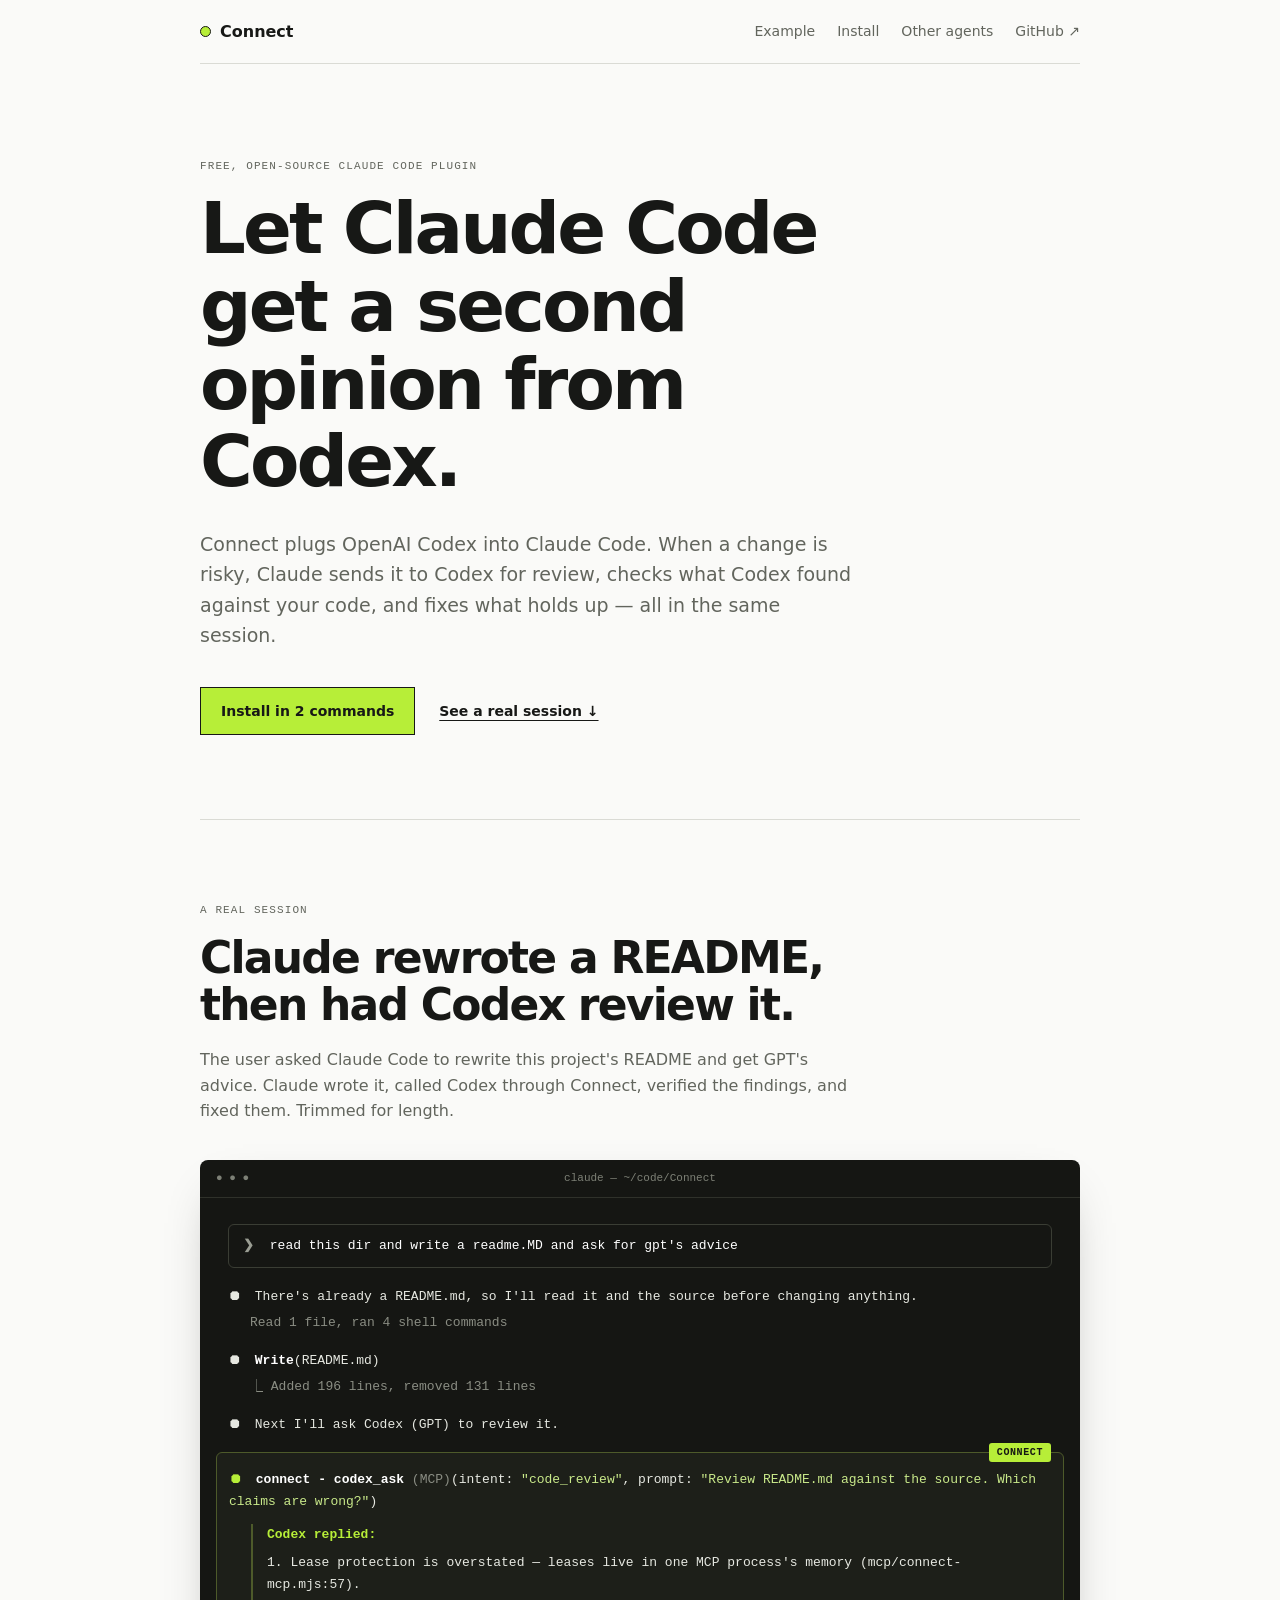
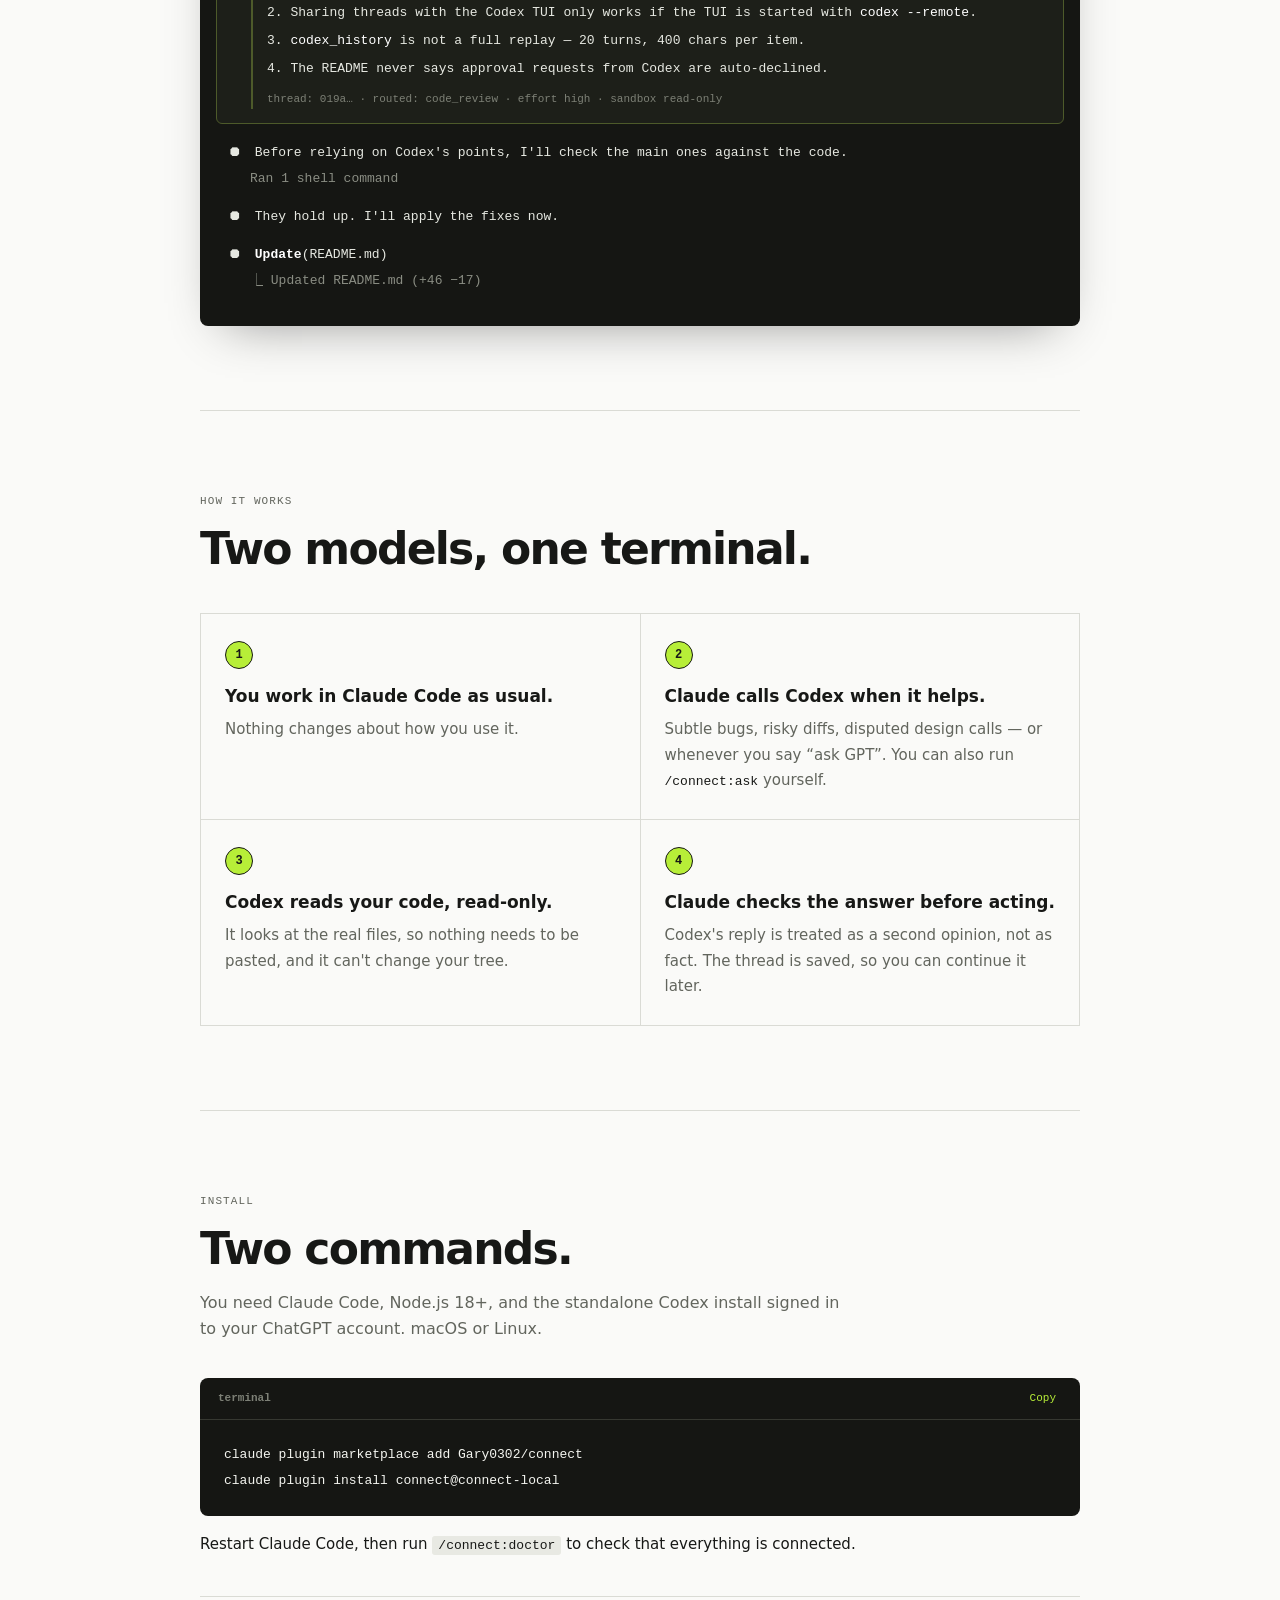
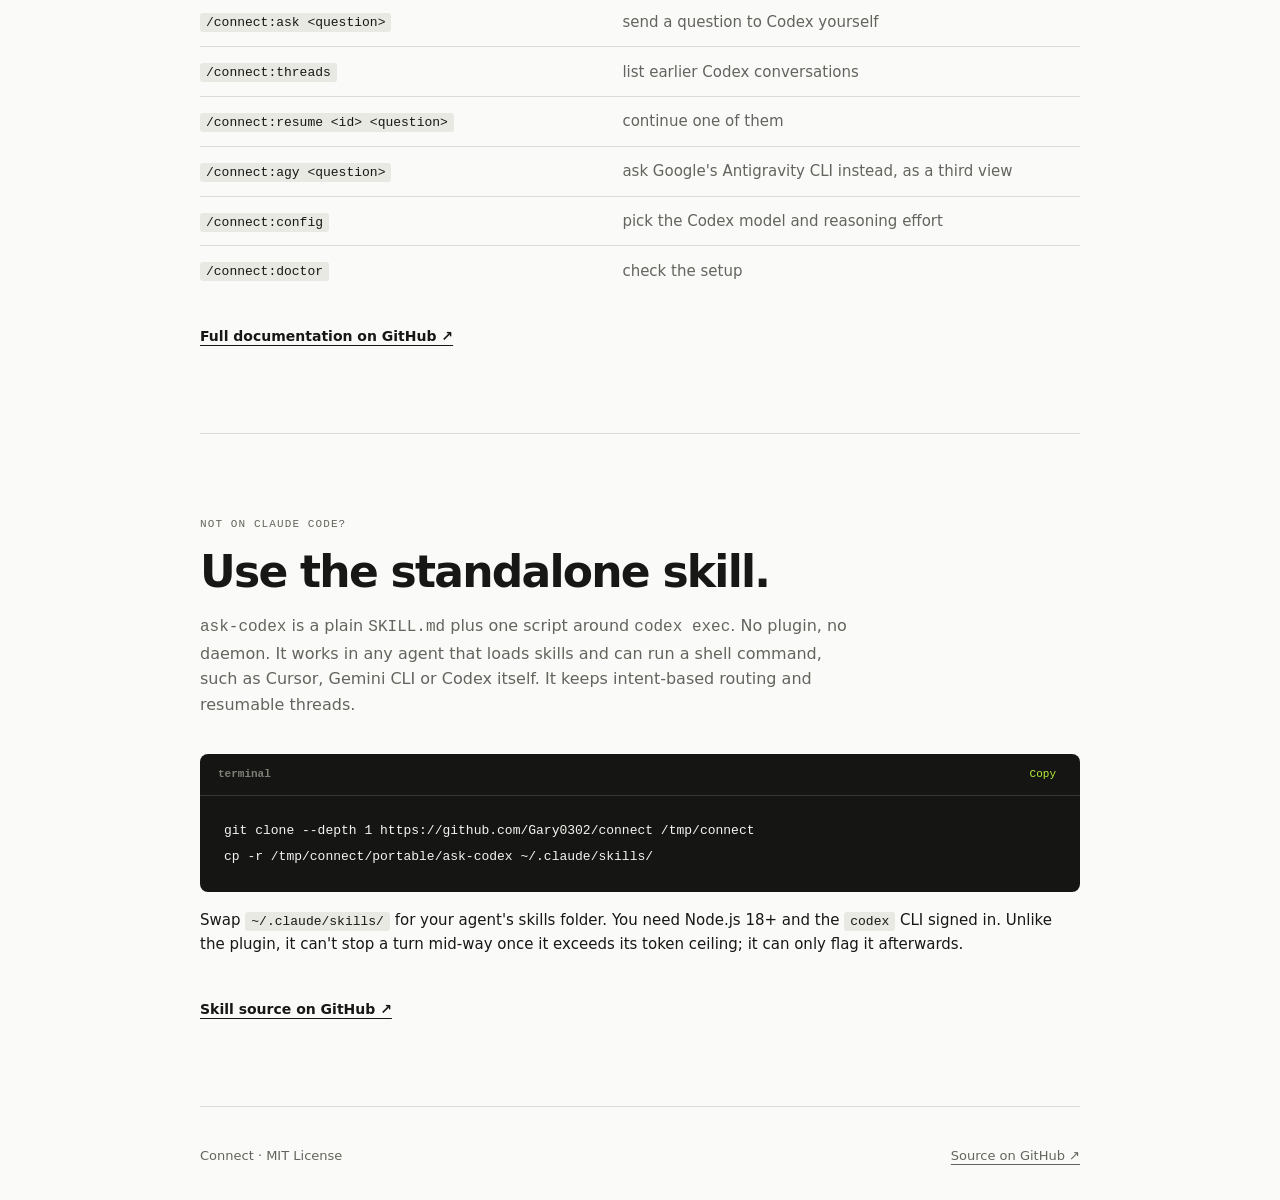
<file: docs/index.html>
<!doctype html>
<html lang="en">
  <head>
    <meta charset="utf-8" />
    <meta name="viewport" content="width=device-width, initial-scale=1" />
    <title>Connect — a second opinion from Codex, inside Claude Code</title>
    <meta name="description" content="Connect is a free, open-source Claude Code plugin that lets Claude ask OpenAI Codex for a second opinion or code review over MCP, then verify and fix the findings. Install in two commands." />
    <meta name="keywords" content="Claude Code plugin, OpenAI Codex, Codex MCP server, Claude Code Codex, AI code review, second opinion" />
    <meta name="author" content="Gary" />
    <meta name="theme-color" content="#fafaf8" />
    <meta name="robots" content="index, follow, max-image-preview:large" />
    <link rel="canonical" href="https://gary0302.github.io/connect/" />
    <link rel="icon" href="favicon.svg" type="image/svg+xml" />
    <link rel="manifest" href="site.webmanifest" />
    <link rel="stylesheet" href="styles.css" />
    <meta property="og:type" content="website" />
    <meta property="og:url" content="https://gary0302.github.io/connect/" />
    <meta property="og:title" content="Connect — a second opinion from Codex, inside Claude Code" />
    <meta property="og:description" content="Let Claude Code get a second opinion from OpenAI Codex." />
    <meta property="og:image" content="https://gary0302.github.io/connect/og-image.png" />
    <meta property="og:image:width" content="1200" />
    <meta property="og:image:height" content="630" />
    <meta property="og:image:alt" content="Connect: let Claude Code get a second opinion from Codex." />
    <meta property="og:site_name" content="Connect" />
    <meta property="og:locale" content="en_US" />
    <meta name="twitter:card" content="summary_large_image" />
    <meta name="twitter:title" content="Connect — a second opinion from Codex, inside Claude Code" />
    <meta name="twitter:description" content="Let Claude Code get a second opinion from OpenAI Codex." />
    <meta name="twitter:image" content="https://gary0302.github.io/connect/og-image.png" />
    <script type="application/ld+json">
      {"@context":"https://schema.org","@type":"SoftwareApplication","name":"Connect","applicationCategory":"DeveloperApplication","operatingSystem":"macOS, Linux","description":"A Claude Code plugin that lets Claude ask OpenAI Codex for a second opinion or code review over MCP.","image":"https://gary0302.github.io/connect/og-image.png","softwareVersion":"0.6.0","license":"https://opensource.org/license/mit","codeRepository":"https://github.com/Gary0302/connect","url":"https://gary0302.github.io/connect/","author":{"@type":"Person","name":"Gary"},"offers":{"@type":"Offer","price":"0","priceCurrency":"USD"}}
    </script>
  </head>
  <body>
    <header>
      <a class="brand" href="#top"><i></i> Connect</a>
      <nav>
        <a href="#example">Example</a>
        <a href="#install">Install</a>
        <a href="#skill">Other agents</a>
        <a href="https://github.com/Gary0302/connect">GitHub ↗</a>
      </nav>
    </header>

    <main id="top">
      <section class="hero">
        <p class="eyebrow">Free, open-source Claude Code plugin</p>
        <h1>Let Claude Code get a second opinion from Codex.</h1>
        <p class="lead">Connect plugs OpenAI Codex into Claude Code. When a change is risky, Claude sends it to Codex for review, checks what Codex found against your code, and fixes what holds up — all in the same session.</p>
        <div class="actions">
          <a class="button" href="#install">Install in 2 commands</a>
          <a class="link" href="#example">See a real session ↓</a>
        </div>
      </section>

      <section class="example" id="example">
        <p class="eyebrow">A real session</p>
        <h2>Claude rewrote a README, then had Codex review it.</h2>
        <p class="sub">The user asked Claude Code to rewrite this project's README and get GPT's advice. Claude wrote it, called Codex through Connect, verified the findings, and fixed them. Trimmed for length.</p>

        <div class="terminal" aria-label="Claude Code session calling Codex through Connect">
          <div class="terminal-bar"><span>● ● ●</span><span>claude — ~/code/Connect</span><span></span></div>
          <div class="terminal-body">
            <div class="line user"><b>❯</b> read this dir and write a readme.MD and ask for gpt's advice</div>

            <div class="line"><b class="dot">⏺</b> There's already a README.md, so I'll read it and the source before changing anything.</div>
            <div class="line dim indent">Read 1 file, ran 4 shell commands</div>

            <div class="line"><b class="dot">⏺</b> <span class="tool">Write</span>(README.md)</div>
            <div class="line dim indent">⎿ Added 196 lines, removed 131 lines</div>

            <div class="line"><b class="dot">⏺</b> Next I'll ask Codex (GPT) to review it.</div>

            <div class="call">
              <span class="tag">Connect</span>
              <div class="line"><b class="dot accent">⏺</b> <span class="tool">connect - codex_ask</span> <span class="dim">(MCP)</span>(intent: <span class="str">"code_review"</span>, prompt: <span class="str">"Review README.md against the source. Which claims are wrong?"</span>)</div>
              <div class="reply">
                <p class="who">Codex replied:</p>
                <p>1. Lease protection is overstated — leases live in one MCP process's memory (mcp/connect-mcp.mjs:57).</p>
                <p>2. Sharing threads with the Codex TUI only works if the TUI is started with <code>codex --remote</code>.</p>
                <p>3. <code>codex_history</code> is not a full replay — 20 turns, 400 chars per item.</p>
                <p>4. The README never says approval requests from Codex are auto-declined.</p>
                <p class="meta">thread: 019a…  ·  routed: code_review · effort high · sandbox read-only</p>
              </div>
            </div>

            <div class="line"><b class="dot">⏺</b> Before relying on Codex's points, I'll check the main ones against the code.</div>
            <div class="line dim indent">Ran 1 shell command</div>

            <div class="line"><b class="dot">⏺</b> They hold up. I'll apply the fixes now.</div>
            <div class="line"><b class="dot">⏺</b> <span class="tool">Update</span>(README.md)</div>
            <div class="line dim indent">⎿ Updated README.md (+46 −17)</div>
          </div>
        </div>
      </section>

      <section class="how">
        <p class="eyebrow">How it works</p>
        <h2>Two models, one terminal.</h2>
        <ol class="steps">
          <li><b>You work in Claude Code as usual.</b><span>Nothing changes about how you use it.</span></li>
          <li><b>Claude calls Codex when it helps.</b><span>Subtle bugs, risky diffs, disputed design calls — or whenever you say “ask GPT”. You can also run <code>/connect:ask</code> yourself.</span></li>
          <li><b>Codex reads your code, read-only.</b><span>It looks at the real files, so nothing needs to be pasted, and it can't change your tree.</span></li>
          <li><b>Claude checks the answer before acting.</b><span>Codex's reply is treated as a second opinion, not as fact. The thread is saved, so you can continue it later.</span></li>
        </ol>
      </section>

      <section class="install-section" id="install">
        <p class="eyebrow">Install</p>
        <h2>Two commands.</h2>
        <p class="sub">You need Claude Code, Node.js 18+, and the standalone Codex install signed in to your ChatGPT account. macOS or Linux.</p>
        <div class="install">
          <div class="install-title"><b>terminal</b><button type="button" data-copy="install-code">Copy</button></div>
          <pre id="install-code"><code>claude plugin marketplace add Gary0302/connect
claude plugin install connect@connect-local</code></pre>
        </div>
        <p class="note">Restart Claude Code, then run <code>/connect:doctor</code> to check that everything is connected.</p>

        <table class="commands">
          <tr><td><code>/connect:ask &lt;question&gt;</code></td><td>send a question to Codex yourself</td></tr>
          <tr><td><code>/connect:threads</code></td><td>list earlier Codex conversations</td></tr>
          <tr><td><code>/connect:resume &lt;id&gt; &lt;question&gt;</code></td><td>continue one of them</td></tr>
          <tr><td><code>/connect:agy &lt;question&gt;</code></td><td>ask Google's Antigravity CLI instead, as a third view</td></tr>
          <tr><td><code>/connect:config</code></td><td>pick the Codex model and reasoning effort</td></tr>
          <tr><td><code>/connect:doctor</code></td><td>check the setup</td></tr>
        </table>
        <a class="link" href="https://github.com/Gary0302/connect#readme">Full documentation on GitHub ↗</a>
      </section>

      <section class="install-section" id="skill">
        <p class="eyebrow">Not on Claude Code?</p>
        <h2>Use the standalone skill.</h2>
        <p class="sub"><code>ask-codex</code> is a plain <code>SKILL.md</code> plus one script around <code>codex exec</code>. No plugin, no daemon. It works in any agent that loads skills and can run a shell command, such as Cursor, Gemini CLI or Codex itself. It keeps intent-based routing and resumable threads.</p>
        <div class="install">
          <div class="install-title"><b>terminal</b><button type="button" data-copy="skill-code">Copy</button></div>
          <pre id="skill-code"><code>git clone --depth 1 https://github.com/Gary0302/connect /tmp/connect
cp -r /tmp/connect/portable/ask-codex ~/.claude/skills/</code></pre>
        </div>
        <p class="note">Swap <code>~/.claude/skills/</code> for your agent's skills folder. You need Node.js 18+ and the <code>codex</code> CLI signed in. Unlike the plugin, it can't stop a turn mid-way once it exceeds its token ceiling; it can only flag it afterwards.</p>
        <a class="link" href="https://github.com/Gary0302/connect/tree/main/portable/ask-codex">Skill source on GitHub ↗</a>
      </section>
    </main>

    <footer>
      <span>Connect · MIT License</span>
      <a href="https://github.com/Gary0302/connect">Source on GitHub ↗</a>
    </footer>
    <script src="app.js" defer></script>
  </body>
</html>
</file>
<file: docs/styles.css>
:root { --bg:#fafaf8; --text:#171816; --muted:#62655d; --line:#dadbd5; --green:#b7ee38; --term:#151613; --mono:"SFMono-Regular",Menlo,Consolas,monospace; }
* { box-sizing:border-box; }
html { scroll-behavior:smooth; }
body { margin:0; background:var(--bg); color:var(--text); font-family:Inter,ui-sans-serif,system-ui,-apple-system,sans-serif; line-height:1.6; }
a { color:inherit; text-underline-offset:4px; }
code,pre { font-family:var(--mono); }
header,main,footer { width:min(880px,calc(100% - 36px)); margin:auto; }
header { height:64px; display:flex; align-items:center; justify-content:space-between; border-bottom:1px solid var(--line); font-size:14px; }
header nav { display:flex; gap:22px; }
header nav a { text-decoration:none; color:var(--muted); }
header nav a:hover { color:var(--text); }
.brand { display:flex; gap:9px; align-items:center; text-decoration:none; font-size:16px; font-weight:700; }
.brand i { width:11px; height:11px; border:1px solid var(--text); border-radius:50%; background:var(--green); }
section { padding:84px 0; border-bottom:1px solid var(--line); }
section:last-child { border-bottom:0; }
.hero { padding-top:96px; }
.eyebrow { margin:0 0 18px; color:var(--muted); font:11px var(--mono); text-transform:uppercase; letter-spacing:.1em; }
h1,h2 { margin:0; line-height:1.08; letter-spacing:-.04em; }
h1 { max-width:760px; font-size:clamp(42px,7.5vw,72px); }
h2 { max-width:720px; font-size:clamp(30px,5vw,44px); }
.lead { max-width:660px; margin:28px 0 36px; color:var(--muted); font-size:19px; }
.sub { max-width:660px; margin:18px 0 36px; color:var(--muted); font-size:16px; }
.actions { display:flex; gap:24px; align-items:center; flex-wrap:wrap; }
.button { display:inline-block; padding:12px 20px; border:1px solid var(--text); background:var(--green); font-size:14px; font-weight:700; text-decoration:none; }
.link { font-size:14px; font-weight:600; }

/* Claude Code transcript */
.terminal { overflow:hidden; background:var(--term); color:#e6e8e1; border-radius:8px; box-shadow:0 20px 50px -25px rgba(0,0,0,.45); }
.terminal-bar { height:38px; display:grid; grid-template-columns:1fr auto 1fr; align-items:center; padding:0 16px; border-bottom:1px solid #2f312a; color:#7d8076; font:11px var(--mono); }
.terminal-body { padding:26px 28px 30px; font:13px/1.7 var(--mono); }
.line { margin:0 0 4px; }
.line + .line:not(.indent), .call + .line, .line + .call { margin-top:16px; }
.line.user { padding:10px 14px; margin-bottom:18px; border:1px solid #3a3d34; border-radius:6px; color:#fff; }
.line.user b { color:#9a9d93; margin-right:8px; }
.indent { padding-left:22px; }
.dim { color:#8a8d83; }
.dot { color:#e6e8e1; margin-right:6px; }
.dot.accent { color:var(--green); }
.tool { color:#fff; font-weight:700; }
.str { color:#c9e98a; }
.call { position:relative; margin:18px -12px; padding:16px 12px 14px; border:1px solid #4d5a2a; border-radius:6px; background:#1d1f19; }
.call .tag { position:absolute; top:-10px; right:12px; padding:1px 8px; background:var(--green); color:var(--term); font-size:10px; font-weight:800; text-transform:uppercase; letter-spacing:.06em; border-radius:3px; }
.reply { margin:10px 0 0 22px; padding-left:14px; border-left:2px solid #4d5a2a; }
.reply p { margin:0 0 6px; }
.reply .who { color:var(--green); font-weight:700; }
.reply code { color:#fff; }
.reply .meta { margin:10px 0 0; color:#7d8076; font-size:11px; }

/* How it works */
.steps { list-style:none; counter-reset:step; margin:40px 0 0; padding:0; display:grid; grid-template-columns:repeat(2,1fr); gap:1px; background:var(--line); border:1px solid var(--line); }
.steps li { counter-increment:step; padding:26px 24px; background:var(--bg); }
.steps li::before { content:counter(step); display:inline-grid; place-items:center; width:26px; height:26px; margin-bottom:14px; border:1px solid var(--text); border-radius:50%; background:var(--green); font:700 12px var(--mono); }
.steps b { display:block; margin-bottom:6px; font-size:17px; }
.steps span { color:var(--muted); font-size:15px; }
.steps code { font-size:13px; color:var(--text); }

/* Install */
.install { background:var(--term); color:#f4f5f0; border-radius:8px; overflow:hidden; }
.install-title { height:42px; display:flex; align-items:center; justify-content:space-between; padding:0 18px; border-bottom:1px solid #363831; font:11px var(--mono); color:#7d8076; }
.install-title button { border:0; background:none; color:var(--green); font:inherit; cursor:pointer; }
.install pre { margin:0; padding:22px 24px; overflow:auto; font-size:13px; line-height:2; }
.note { margin:16px 0 40px; font-size:15px; }
.note code, .commands code { padding:2px 6px; background:#e8e9e3; border-radius:3px; font-size:13px; }
.commands { width:100%; margin:0 0 28px; border-collapse:collapse; font-size:15px; }
.commands td { padding:12px 0; border-top:1px solid var(--line); }
.commands td:first-child { width:48%; padding-right:16px; }
.commands td:last-child { color:var(--muted); }

footer { min-height:100px; display:flex; align-items:center; justify-content:space-between; border-top:1px solid var(--line); color:var(--muted); font-size:13px; }

@media(max-width:640px){
  section{padding:60px 0}.hero{padding-top:64px}.lead{font-size:17px}
  header nav a:not(:last-child){display:none}
  .terminal-body{padding:20px 16px;font-size:11.5px}.call{margin:16px -6px;padding:14px 8px 12px}.reply{margin-left:8px}
  .steps{grid-template-columns:1fr}
  .install pre{padding:18px 16px;font-size:10.5px}
  .commands td{display:block;padding:4px 0}.commands td:first-child{width:auto;padding-top:14px}.commands td:last-child{border-top:0}
  footer{flex-direction:column;justify-content:center;gap:8px}
}
@media(prefers-reduced-motion:reduce){html{scroll-behavior:auto}}
</file>
